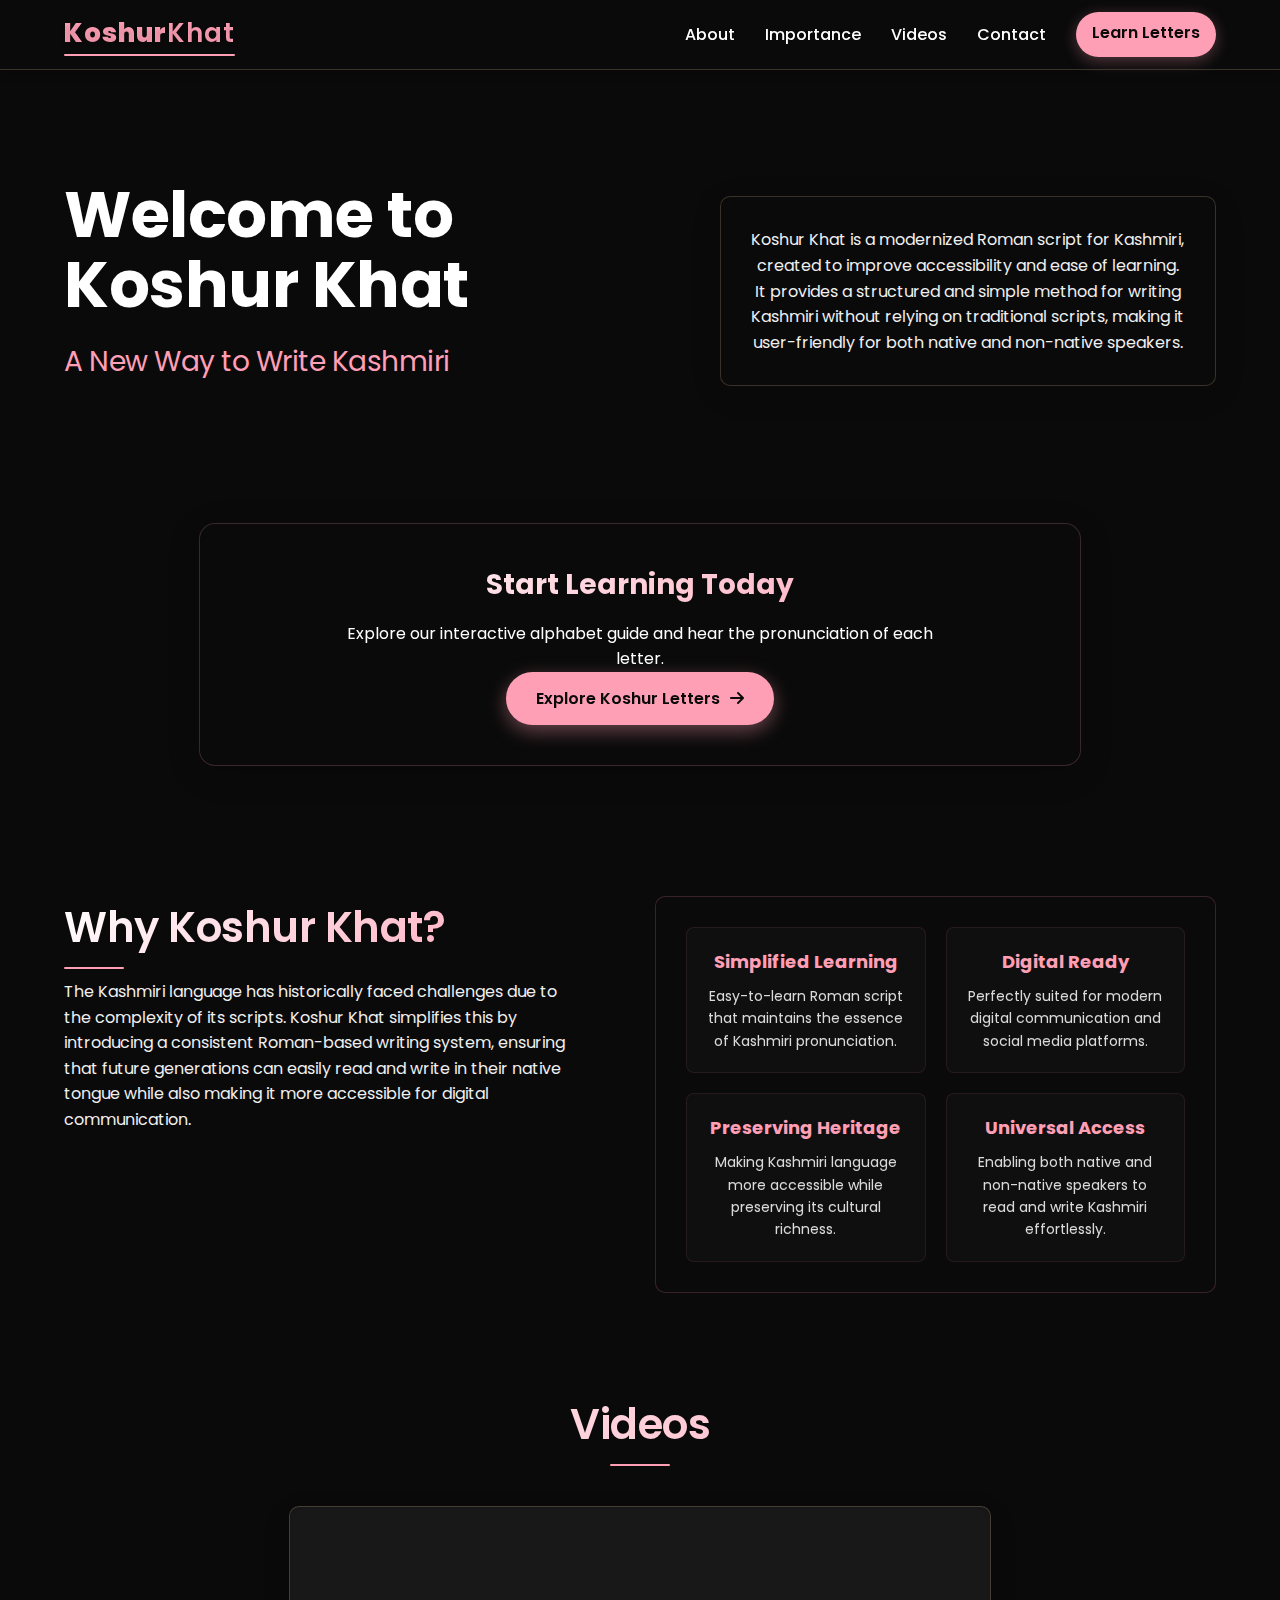
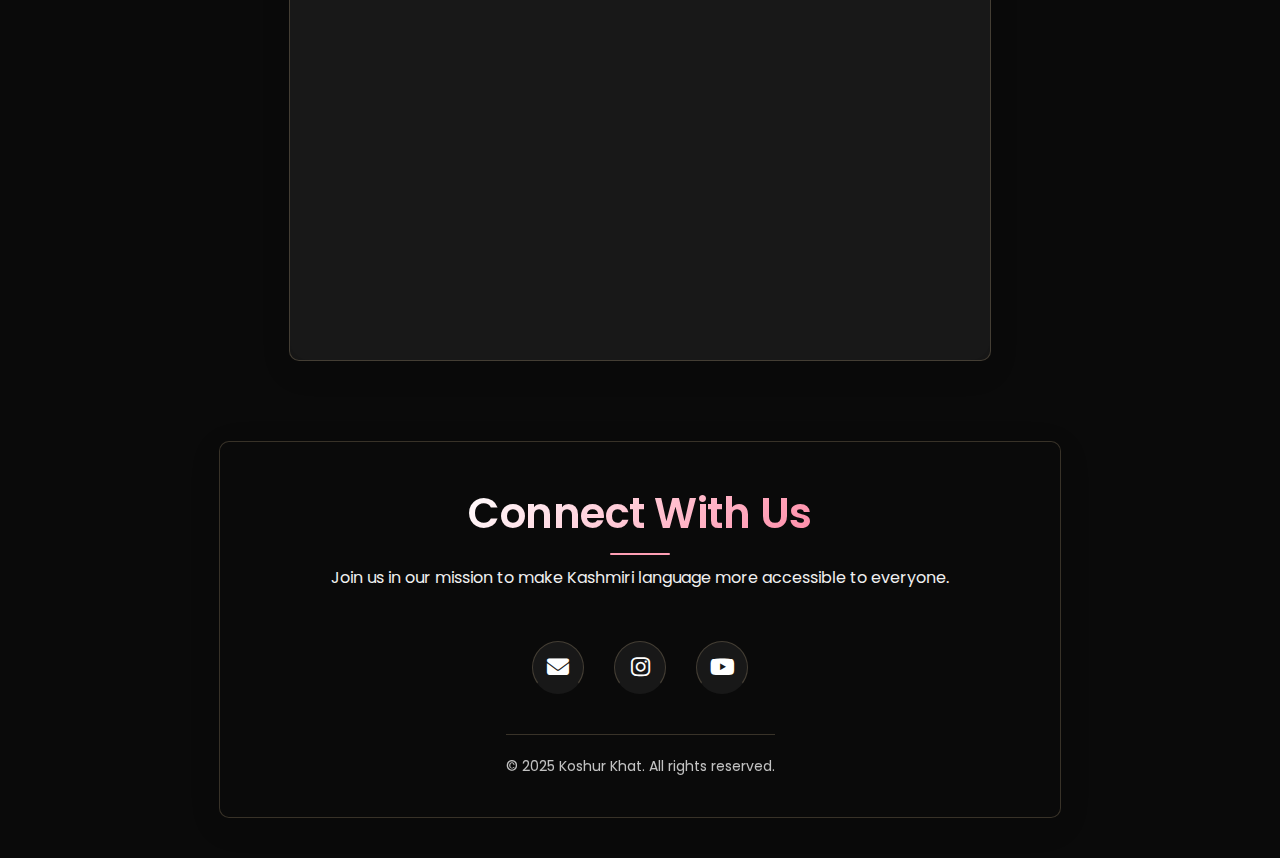
<file: index.html>
<!DOCTYPE html>
<html lang="en">
<head>
    <meta charset="UTF-8">
    <meta name="viewport" content="width=device-width, initial-scale=1.0">
    <title>Koshur Khat</title>
    <link href="https://fonts.googleapis.com/css2?family=Poppins:wght@300;400;600;700&display=swap" rel="stylesheet">
    <link rel="stylesheet" href="https://cdnjs.cloudflare.com/ajax/libs/font-awesome/6.5.1/css/all.min.css">
    <link rel="stylesheet" href="styles.css">
</head>
<body>
    <header>
        <div class="logo">
            <div class="logo-text">Koshur<span>Khat</span></div>
        </div>
        <div class="hamburger">
            <span></span>
            <span></span>
            <span></span>
        </div>
        <nav>
            <a href="#about">About</a>
            <a href="#importance">Importance</a>
            <a href="#videos">Videos</a>
            <a href="#contact">Contact</a>
            <a href="script.html" class="script-button">Learn Letters</a>
        </nav>
    </header>
    
    <div id="about" class="section">
        <div class="hero-content">
            <div class="hero-titles">
                <h1>Welcome to Koshur Khat</h1>
                <h2>A New Way to Write Kashmiri</h2>
            </div>
            <div class="hero-description">
                <p>Koshur Khat is a modernized Roman script for Kashmiri, created to improve accessibility and ease of learning. It provides a structured and simple method for writing Kashmiri without relying on traditional scripts, making it user-friendly for both native and non-native speakers.</p>
            </div>
        </div>
        <div class="floating-shapes">
            <div class="shape"></div>
            <div class="shape"></div>
        </div>
        <div class="hero-background"></div>
        
        <div class="learning-cta">
            <h3>Start Learning Today</h3>
            <p>Explore our interactive alphabet guide and hear the pronunciation of each letter.</p>
            <a href="script.html" class="cta-button">
                <span>Explore Koshur Letters</span>
                <i class="fas fa-arrow-right"></i>
            </a>
        </div>
    </div>
    
    <div id="importance" class="section">
        <div class="importance-content">
            <div class="importance-text">
                <h2>Why Koshur Khat?</h2>
                <p>The Kashmiri language has historically faced challenges due to the complexity of its scripts. Koshur Khat simplifies this by introducing a consistent Roman-based writing system, ensuring that future generations can easily read and write in their native tongue while also making it more accessible for digital communication.</p>
            </div>
            <div class="importance-features">
                <div class="feature-card">
                    <h3>Simplified Learning</h3>
                    <p>Easy-to-learn Roman script that maintains the essence of Kashmiri pronunciation.</p>
                </div>
                <div class="feature-card">
                    <h3>Digital Ready</h3>
                    <p>Perfectly suited for modern digital communication and social media platforms.</p>
                </div>
                <div class="feature-card">
                    <h3>Preserving Heritage</h3>
                    <p>Making Kashmiri language more accessible while preserving its cultural richness.</p>
                </div>
                <div class="feature-card">
                    <h3>Universal Access</h3>
                    <p>Enabling both native and non-native speakers to read and write Kashmiri effortlessly.</p>
                </div>
            </div>
        </div>
    </div>
    
    <div id="videos" class="section">
        <h2>Videos</h2>
        <div class="video-container">
            <iframe src="https://www.youtube.com/embed/qXpAi0MAR_o?rel=0" allowfullscreen></iframe>
        </div>
    </div>
    
    <div id="contact" class="section">
        <h2>Connect With Us</h2>
        <p>Join us in our mission to make Kashmiri language more accessible to everyone.</p>
        <div class="social-links">
            <a href="mailto:koashurkhat@gmail.com" class="social-link" title="Email"><i class="fas fa-envelope"></i></a>
            <a href="https://www.instagram.com/koashurkhat/" class="social-link" title="Instagram"><i class="fab fa-instagram"></i></a>
            <a href="https://www.youtube.com/@KoashurKhat" class="social-link" title="YouTube"><i class="fab fa-youtube"></i></a>
        </div>
        <div class="footer-content">
            <p class="copyright">&copy; 2025 Koshur Khat. All rights reserved.</p>
        </div>
    </div>

    <script>
        const hamburger = document.querySelector('.hamburger');
        const nav = document.querySelector('nav');
        const navLinks = document.querySelectorAll('nav a');
        const header = document.querySelector('header');
        let lastScroll = window.pageYOffset;

        window.addEventListener('scroll', () => {
            const currentScroll = window.pageYOffset;
            
           
            if (currentScroll <= 50) {
                header.classList.remove('nav-hidden');
                return;
            }
            
          
            if (currentScroll > lastScroll && currentScroll > 100) {
                header.classList.add('nav-hidden');
            } else {
                header.classList.remove('nav-hidden');
            }
            
            lastScroll = currentScroll;
        });

        hamburger.addEventListener('click', (e) => {
            e.stopPropagation();
            hamburger.classList.toggle('active');
            nav.classList.toggle('active');
        });

        document.addEventListener('click', (e) => {
            if (!nav.contains(e.target) && !hamburger.contains(e.target)) {
                hamburger.classList.remove('active');
                nav.classList.remove('active');
            }
        });

        navLinks.forEach(link => {
            link.addEventListener('click', () => {
                hamburger.classList.remove('active');
                nav.classList.remove('active');
            });
        });
    </script>
</body>
</file>
<file: styles.css>
:root {
    --primary: #FF9FB5;
    --secondary: #FF9FB5;
    --light: #FFFFFF;
    --dark: #0A0A0A;
    --main-gradient: linear-gradient(135deg, #FF9FB5 0%, #FF9FB5 100%);
    --glass-bg: rgba(10, 10, 10, 0.7);
    --glass-border: rgba(255, 159, 181, 0.2);
}

body {
    font-family: 'Poppins', sans-serif;
    margin: 0;
    padding: 0;
    -webkit-tap-highlight-color: transparent;
    background: #0A0A0A;
    color: var(--light);
}

.hamburger {
    display: none;
    flex-direction: column;
    gap: 6px;
    cursor: pointer;
    padding: 10px;
    z-index: 1001;
}

.hamburger span {
    display: block;
    width: 25px;
    height: 3px;
    background: var(--light);
    transition: all 0.3s ease;
}

.hamburger.active span:nth-child(1) {
    transform: rotate(45deg) translate(7px, 7px);
}

.hamburger.active span:nth-child(2) {
    opacity: 0;
}

.hamburger.active span:nth-child(3) {
    transform: rotate(-45deg) translate(7px, -7px);
}

header {
    background: var(--dark);
    color: var(--light);
    position: fixed;
    width: 100%;
    top: 0;
    z-index: 1000;
    display: flex;
    align-items: center;
    justify-content: space-between;
    padding: 15px 5%;
    box-sizing: border-box;
    box-shadow: 0 2px 10px rgba(0, 0, 0, 0.3);
    border-bottom: 1px solid rgba(245, 214, 167, 0.2);
    transition: transform 0.3s ease;
    height: 70px;
}

header.nav-hidden {
    transform: translateY(-100%);
}

.logo {
    display: flex;
    align-items: center;
}

.logo-text {
    font-size: 26px;
    font-weight: 800;
    background: linear-gradient(135deg, var(--primary) 30%, var(--primary) 70%);
    -webkit-background-clip: text;
    -webkit-text-fill-color: transparent;
    letter-spacing: 1px;
    font-family: 'Poppins', sans-serif;
    text-transform: none;
    position: relative;
    padding-bottom: 3px;
    text-shadow: 0 2px 4px rgba(0,0,0,0.1);
}

.logo-text span {
    font-weight: 600;
}

.logo-text::before {
    content: '';
    position: absolute;
    bottom: 0;
    left: 0;
    width: 100%;
    height: 2px;
    background: linear-gradient(135deg, var(--primary) 30%, var(--primary) 70%);
    border-radius: 2px;
}

nav {
    display: flex;
    gap: 30px;
}

nav a {
    color: var(--light);
    text-decoration: none;
    font-size: 16px;
    font-weight: 500;
    padding: 10px 0;
    position: relative;
    transition: all 0.3s ease;
}

nav a:hover {
    color: var(--primary);
}

nav a::after {
    content: '';
    position: absolute;
    width: 0;
    height: 2px;
    bottom: 0;
    left: 50%;
    background-color: var(--primary);
    transition: all 0.3s ease;
    transform: translateX(-50%);
}

nav a:hover::after {
    width: 100%;
}

.section {
    min-height: auto;
    display: flex;
    flex-direction: column;
    align-items: center;
    justify-content: center;
    padding: 40px 5%;
    text-align: center;
    position: relative;
    overflow: hidden;
    background: transparent;
    color: var(--light);
}

#about {
    padding-top: 180px;
    position: relative;
    overflow: hidden;
}

.hero-content {
    position: relative;
    z-index: 2;
    padding-top: 60px;
    width: 100%;
    max-width: 1200px;
    display: grid;
    grid-template-columns: 1.2fr 1fr;
    gap: 60px;
    align-items: center;
    padding: 0;
    margin-top: 0;
}

.hero-titles {
    text-align: left;
}

.hero-description {
    position: relative;
    background: rgba(10, 10, 10, 0.7);
    padding: 30px;
    border-radius: 10px;
    border: 1px solid rgba(245, 214, 167, 0.2);
    box-shadow: 0 8px 32px rgba(0, 0, 0, 0.1);
}

#about h1 {
    font-size: clamp(40px, 5.5vw, 64px);
    font-weight: 700;
    margin: 0;
    line-height: 1.1;
    color: #FFFFFF;
    text-shadow: none;
}

#about h2 {
    font-size: clamp(20px, 2.5vw, 28px);
    font-weight: 400;
    margin: 20px 0 20px;
    color: var(--primary);
}

#about p {
    font-size: 16px;
    line-height: 1.6;
    margin: 0;
    opacity: 1;
}

@keyframes fadeInUp {
    from {
        opacity: 0;
        transform: translateY(30px);
    }
    to {
        opacity: 1;
        transform: translateY(0);
    }
}

.floating-shapes, .hero-background {
    display: none;
}

.hero-background {
    position: absolute;
    inset: 0;
    z-index: 1;
    opacity: 0.1;
    overflow: hidden;
}

.hero-background::before {
    content: '';
    position: absolute;
    width: 200%;
    height: 200%;
    top: -50%;
    left: -50%;
    background: radial-gradient(circle at center, rgba(255, 139, 167, 0.1) 0%, transparent 50%),
                repeating-linear-gradient(45deg, rgba(255, 139, 167, 0.1) 0px, rgba(255, 139, 167, 0.1) 2px, transparent 2px, transparent 10px);
    animation: rotate 30s linear infinite;
}

@keyframes rotate {
    from {
        transform: rotate(0deg);
    }
    to {
        transform: rotate(360deg);
    }
}

.floating-shapes {
    position: absolute;
    inset: 0;
    z-index: 1;
    pointer-events: none;
}

.shape {
    position: absolute;
    background: rgba(240, 211, 247, 0.15);
    border-radius: 50%;
    filter: blur(40px);
}

.shape:nth-child(1) {
    width: 300px;
    height: 300px;
    top: 20%;
    right: -100px;
    animation: float 20s ease-in-out infinite;
}

.shape:nth-child(2) {
    width: 200px;
    height: 200px;
    bottom: 10%;
    left: -50px;
    animation: float 15s ease-in-out infinite reverse;
}

@keyframes float {
    0%, 100% {
        transform: translate(0, 0);
    }
    25% {
        transform: translate(-20px, 20px);
    }
    50% {
        transform: translate(20px, -20px);
    }
    75% {
        transform: translate(20px, 20px);
    }
}

@media (max-width: 1024px) {
    .hero-content {
        grid-template-columns: 1fr;
        gap: 30px;
        padding: 80px 0 40px;
        max-width: 800px;
    }

    .hero-titles {
        text-align: center;
    }

    .hero-description {
        text-align: center;
        padding: 30px;
        width: 100%;
        box-sizing: border-box;
    }
}

@media (max-width: 768px) {
    header {
        padding: 10px 5%;
        background: var(--dark);
        height: 60px;
    }

    #about {
        padding-top: 140px;
    }

    .hero-content {
        padding-top: 40px;
        gap: 25px;
    }

    .section {
        padding: 30px 20px;
    }

    #importance {
        padding-top: 0; 
    }

    #videos, #contact {
        padding: 30px 20px;
    }

    iframe {
        margin-top: 20px;
    }

    nav {
        position: fixed;
        top: 0;
        right: -100%;
        height: 100vh;
        width: 100%;
        background: var(--primary);
        flex-direction: column;
        align-items: center;
        justify-content: center;
        transition: right 0.3s ease;
        gap: 30px;
        border: none;
        box-shadow: -5px 0 15px rgba(0, 0, 0, 0.1);
    }
    
    nav a {
        color: var(--dark);
        font-weight: 600;
        font-size: 24px;
        padding: 15px;
        opacity: 0;
        transform: translateY(20px);
        transition: all 0.3s ease;
    }
    
    nav a::after {
        background-color: var(--dark);
    }
    
    nav a:hover {
        color: var(--dark);
        opacity: 0.7;
    }
    
    nav.active a {
        opacity: 1;
        transform: translateY(0);
        transition-delay: 0.2s;
    }

    .hamburger span {
        background: var(--primary);
        height: 3px;
        border-radius: 3px;
    }
    
    .hamburger.active span {
        background: var(--dark);
    }
}

@media (max-width: 480px) {
    header {
        height: 60px;
    }

    #about {
        padding-top: 120px;
    }

    .section {
        padding: 20px 15px;
    }

    #importance {
        padding-top: 0;
    }

    #videos, #contact {
        padding: 20px 15px;
    }

    h2 {
        margin: 0 0 20px;
    }
}

#importance {
    min-height: auto;
    padding: 60px 5%;
    position: relative;
    display: flex;
    flex-direction: column;
    align-items: center;
    gap: 40px;
}

.importance-content {
    display: grid;
    grid-template-columns: repeat(2, 1fr);
    gap: 30px;
    max-width: 1200px;
    width: 100%;
}

.importance-text {
    text-align: left;
    padding-right: 40px;
}

.importance-text h2 {
    font-size: clamp(32px, 4vw, 48px);
    background: linear-gradient(135deg, #FFFFFF 0%, var(--primary) 100%);
    -webkit-background-clip: text;
    -webkit-text-fill-color: transparent;
    margin-bottom: 20px;
    position: relative;
}

.importance-text h2::after {
    content: '';
    position: absolute;
    bottom: -10px;
    left: 0;
    width: 60px;
    height: 2px;
    background: var(--secondary);
    border-radius: 2px;
}

.importance-features {
    display: grid;
    grid-template-columns: repeat(2, 1fr);
    gap: 20px;
    padding: 30px;
    background: rgba(10, 10, 10, 0.7);
    border-radius: 10px;
    border: 1px solid rgba(255, 139, 167, 0.2);
}

.feature-card {
    padding: 20px;
    background: rgba(20, 20, 20, 0.5);
    border-radius: 8px;
    border: 1px solid rgba(255, 139, 167, 0.1);
    transition: all 0.3s ease;
}

.feature-card:hover {
    transform: translateY(-5px);
    background: rgba(20, 20, 20, 0.8);
    border-color: var(--primary);
}

.feature-card h3 {
    font-size: 18px;
    margin: 0 0 10px;
    color: var(--primary);
}

.feature-card p {
    font-size: 14px;
    line-height: 1.6;
    margin: 0;
    opacity: 0.9;
}

@media (max-width: 1024px) {
    .importance-content {
        grid-template-columns: 1fr;
        gap: 40px;
    }

    .importance-text {
        text-align: center;
        padding-right: 0;
    }

    .importance-text h2::after {
        left: 50%;
        transform: translateX(-50%);
    }
}

@media (max-width: 768px) {
    .importance-features {
        grid-template-columns: 1fr;
        padding: 20px;
    }

    .feature-card {
        padding: 15px;
    }
}

@media (max-width: 480px) {
    #importance {
        padding: 40px 15px;
    }

    .importance-features {
        padding: 15px;
    }
}

h1 {
    font-size: clamp(40px, 5vw, 56px);
    font-weight: 700;
    margin: 0 0 20px;
    text-shadow: 2px 2px 10px rgba(0, 0, 0, 0.1);
    letter-spacing: -0.5px;
}

h2 {
    font-size: clamp(32px, 4vw, 48px);
    font-weight: 600;
    margin: 0 0 30px;
    letter-spacing: -0.5px;
}

p {
    font-size: 16px;
    line-height: 1.6;
    max-width: 800px;
    margin: 0 auto 20px;
    color: #f0f0f0;
}

iframe {
    border-radius: 20px;
    width: 80%;
    max-width: 800px;
    height: 450px;
    border: none;
    box-shadow: 0 10px 30px rgba(0, 0, 0, 0.1);
    margin-top: 30px;
}

footer {
    background: var(--dark);
    padding: 20px;
    text-align: center;
    color: var(--light);
    margin-top: 0;
}

#contact a {
    color: var(--light);
    text-decoration: none;
    font-weight: 500;
    transition: all 0.3s ease;
    border-bottom: 2px solid transparent;
}

#contact a:hover {
    border-bottom-color: var(--secondary);
}

@media (max-width: 768px) {
    .hamburger {
        display: flex;
    }

    nav {
        position: fixed;
        top: 0;
        right: -100%;
        height: 100vh;
        width: 100%;
        background: var(--primary);
        flex-direction: column;
        align-items: center;
        justify-content: center;
        transition: right 0.3s ease;
        gap: 30px;
        border: none;
        box-shadow: -5px 0 15px rgba(0, 0, 0, 0.1);
    }

    nav.active {
        right: 0;
    }

    nav a {
        color: var(--dark);
        font-weight: 600;
    }

    nav a::after {
        background-color: var(--dark);
    }

    nav a:hover {
        color: var(--dark);
        opacity: 0.7;
    }

    .section {
        padding: 120px 5% 60px;
    }

    #about {
        text-align: center;
        align-items: center;
    }

    .hero-content {
        padding-top: 0;
    }

    #about::before {
        right: 50%;
        top: 30%;
        transform: translate(50%, -50%);
        width: 300px;
        height: 300px;
    }

    .hero-background {
        width: 100%;
        opacity: 0.05;
    }

    #about h1 {
        font-size: clamp(36px, 5vw, 48px);
    }

    #about h2 {
        font-size: clamp(20px, 2.5vw, 28px);
        margin: 15px 0 20px;
    }

    #about p {
        font-size: clamp(14px, 1.6vw, 18px);
        line-height: 1.6;
    }

    iframe {
        width: 100%;
        height: 56.25vw;
        max-height: 300px;
    }

    .hero-text-container {
        flex-direction: column;
        gap: 20px;
    }

    .hero-description {
        width: 100%;
        padding: 20px;
    }
}

#videos {
    padding: 40px 5%;
    display: flex;
    flex-direction: column;
    align-items: center;
    width: 90%;
    max-width: 1200px;
    margin: 0 auto;
    gap: 30px;
    overflow: hidden;
}

#videos h2 {
    width: 100%;
    text-align: center;
    margin-bottom: 30px;
    background: linear-gradient(135deg, #FFFFFF 0%, var(--primary) 100%);
    -webkit-background-clip: text;
    -webkit-text-fill-color: transparent;
}

.video-container {
    width: 100%;
    max-width: 700px;
    margin: 0 auto;
    position: relative;
    padding-bottom: 39.375%;
    height: 0;
    border-radius: 10px;
    overflow: hidden;
    box-shadow: 0 10px 30px rgba(0, 0, 0, 0.1);
    background: #181818;
    border: 1px solid rgba(245, 214, 167, 0.2);
}

.video-container iframe {
    position: absolute;
    top: 0;
    left: 0;
    width: 100%;
    height: 100%;
    margin: 0;
    border: none;
}

@media (max-width: 768px) {
    .video-container {
        padding-bottom: 56.25%;
        max-width: 100%;
    }
}

#contact {
    background: rgba(10, 10, 10, 0.7);
    border-radius: 10px;
    border: 1px solid rgba(245, 214, 167, 0.2);
    box-shadow: 0 8px 32px rgba(0, 0, 0, 0.1);
    margin: 40px auto;
    max-width: 800px;
    width: 90%;
    padding: 40px 20px;
    text-align: center;
}

.social-links {
    display: flex;
    justify-content: center;
    gap: 30px;
    margin-top: 30px;
    flex-wrap: wrap;
}

.social-link {
    color: var(--light);
    font-size: 22px;
    width: 50px;
    height: 50px;
    display: flex;
    align-items: center;
    justify-content: center;
    background: #181818;
    border-radius: 50%;
    transition: all 0.3s ease;
    text-decoration: none;
    border: 1px solid rgba(245, 214, 167, 0.2);
}

.social-link:hover {
    background: var(--primary);
    color: var(--dark);
    transform: translateY(-5px);
}

@media (max-width: 768px) {
    #videos {
        padding: 20px 5%;
        width: 90%;
    }

    .video-container {
        width: 100%;
    }

    #contact {
        padding: 30px 15px;
        margin: 20px auto;
    }

    .social-links {
        gap: 20px;
    }

    .social-link {
        width: 45px;
        height: 45px;
        font-size: 20px;
    }
}

@media (max-width: 480px) {
    #videos {
        padding: 15px 5%;
    }

    #contact {
        padding: 20px 15px;
    }

    .social-link {
        width: 40px;
        height: 40px;
        font-size: 18px;
    }
}

.footer-content {
    margin-top: 40px;
    padding-top: 20px;
    border-top: 1px solid rgba(245, 214, 167, 0.2);
}

.copyright {
    font-size: 14px;
    opacity: 0.8;
    margin: 0;
}

@media (max-width: 768px) {
    #contact {
        margin: 20px auto;
        padding: 30px 15px;
    }

    .footer-content {
        margin-top: 30px;
        padding-top: 15px;
    }
}

#importance h2 {
    font-size: clamp(28px, 4vw, 42px);
    color: #FFFFFF;
    margin-bottom: 20px;
    position: relative;
}

#contact h2 {
    background: linear-gradient(135deg, #FFFFFF 0%, #FF8BA7 100%);
    -webkit-background-clip: text;
    -webkit-text-fill-color: transparent;
}

.importance-features {
    display: grid;
    grid-template-columns: repeat(2, 1fr);
    gap: 20px;
    padding: 30px;
    background: rgba(10, 10, 10, 0.7);
    border-radius: 10px;
    border: 1px solid rgba(255, 139, 167, 0.2);
}

.floating-shapes .shape:nth-child(1) {
    background: rgba(255, 139, 167, 0.15);
}

.floating-shapes .shape:nth-child(2) {
    background: rgba(255, 139, 167, 0.15);
}

nav a:hover {
    color: #FF8BA7;
}

nav a:hover::after {
    background-color: #FF8BA7;
}


#videos h2, #contact h2 {
    font-size: clamp(28px, 4vw, 42px);
    color: #FFFFFF;
    margin-bottom: 20px;
    position: relative;
}

#videos h2::after, #contact h2::after {
    content: '';
    position: absolute;
    bottom: -10px;
    left: 50%;
    transform: translateX(-50%);
    width: 60px;
    height: 2px;
    background: var(--secondary);
    border-radius: 2px;
}

@media (max-width: 768px) {
    header {
        padding: 10px 5%;
        background: var(--dark);
        height: 60px;
    }
    
    nav {
        position: fixed;
        top: 0;
        right: -100%;
        height: 100vh;
        width: 100%;
        background: var(--primary);
        flex-direction: column;
        align-items: center;
        justify-content: center;
        transition: right 0.3s ease;
        gap: 30px;
        border: none;
        box-shadow: -5px 0 15px rgba(0, 0, 0, 0.1);
    }
}


footer {
    background: var(--dark);
    padding: 20px;
    text-align: center;
    color: var(--light);
    margin-top: 0;
}


.feature-card:hover {
    transform: translateY(-5px);
    background: rgba(20, 20, 20, 0.8);
    border-color: var(--primary);
}


button, .btn {
    background: var(--primary);
    color: var(--dark);
    border: none;
    padding: 10px 20px;
    border-radius: 4px;
    font-weight: 500;
    cursor: pointer;
    transition: all 0.3s ease;
}

button:hover, .btn:hover {
    background: var(--secondary);
}

/* Modify the script button to remove underline */
.script-button {
    background: var(--primary);
    color: var(--dark) !important;
    padding: 8px 16px;
    border-radius: 30px;
    font-weight: 600;
    transition: all 0.3s ease;
    box-shadow: 0 4px 15px rgba(255, 159, 181, 0.3);
}

.script-button:hover {
    background: var(--light);
    transform: translateY(-3px);
    box-shadow: 0 8px 20px rgba(255, 159, 181, 0.5);
}

/* Remove the underline from the Learn Letters button */
nav a.script-button::after {
    display: none;
}

/* Improve text alignment in the learning CTA section */
.learning-cta {
    background: rgba(10, 10, 10, 0.7);
    border-radius: 16px;
    border: 1px solid rgba(255, 159, 181, 0.2);
    box-shadow: 0 8px 32px rgba(0, 0, 0, 0.2);
    backdrop-filter: blur(8px);
    padding: 40px;
    margin-top: 120px;
    margin-bottom: 30px;
    width: 90%;
    max-width: 800px;
    text-align: center;
    transition: all 0.3s ease;
    z-index: 5;
    position: relative;
    display: flex;
    flex-direction: column;
    align-items: center;
}

.learning-cta h3 {
    font-size: 28px;
    margin: 0 0 15px;
    background: linear-gradient(135deg, var(--light) 0%, var(--primary) 100%);
    -webkit-background-clip: text;
    -webkit-text-fill-color: transparent;
    width: 100%;
    text-align: center;
}

.learning-cta p {
    margin-bottom: 60px;
    font-size: 16px;
    max-width: 600px;
    line-height: 1.6;
    color: var(--light);
    text-align: center;
}

.cta-button {
    display: inline-flex;
    align-items: center;
    justify-content: center;
    background: var(--primary);
    color: var(--dark);
    text-decoration: none;
    padding: 12px 28px;
    border-radius: 30px;
    font-weight: 600;
    font-size: 16px;
    transition: all 0.3s ease;
    box-shadow: 0 6px 20px rgba(255, 159, 181, 0.4);
    border: 2px solid transparent;
    gap: 10px;
}

.cta-button:hover {
    background: var(--light);
    transform: translateY(-3px);
    box-shadow: 0 10px 25px rgba(255, 159, 181, 0.6);
}

.cta-button i {
    transition: transform 0.3s ease;
}

.cta-button:hover i {
    transform: translateX(5px);
}

@media (max-width: 768px) {
    .learning-cta {
        padding: 30px 20px;
        margin-top: 80px;
        width: 90%;
    }

    .learning-cta h3 {
        font-size: 24px;
    }

    .learning-cta p {
        font-size: 15px;
        margin-bottom: 50px;
    }
    
    .cta-button {
        padding: 10px 20px;
        font-size: 15px;
    }
}

@media (max-width: 480px) {
    .learning-cta {
        padding: 25px 15px;
        margin-top: 60px;
    }
    
    .learning-cta h3 {
        font-size: 22px;
    }

    .learning-cta p {
        margin-bottom: 40px;
    }
}

/* Restore hover effect for learning CTA */
.learning-cta:hover {
    transform: translateY(-5px);
    box-shadow: 0 15px 40px rgba(0, 0, 0, 0.3);
    border-color: var(--primary);
}

/* Restore mobile styles for script button */
@media (max-width: 768px) {
    nav.active .script-button {
        margin-top: 10px;
        display: inline-block;
    }
}
</file>
